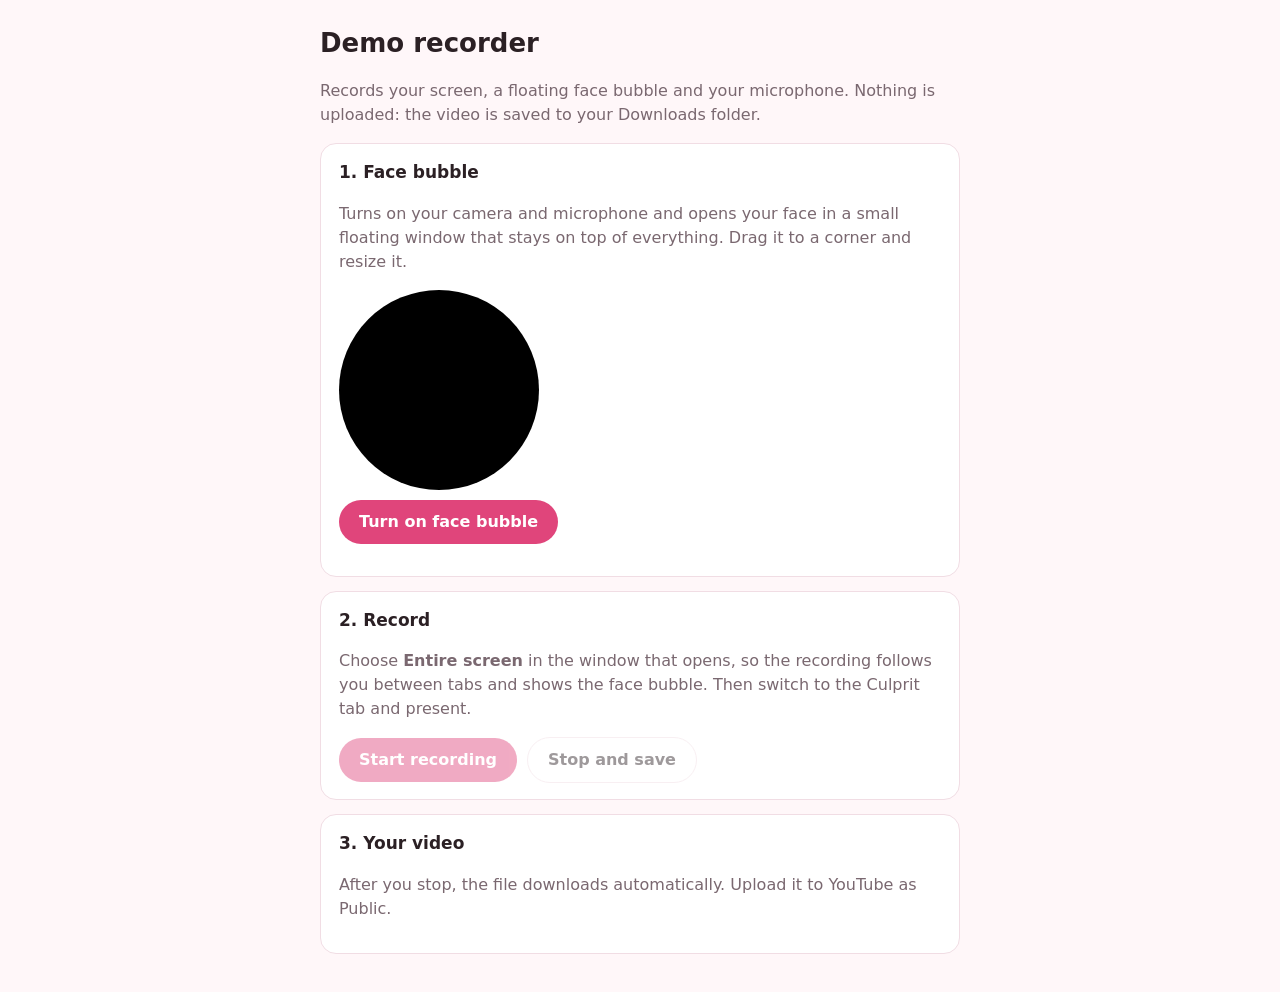
<file: static/recorder.html>
<!doctype html>
<html lang="en">
<head>
  <meta charset="utf-8">
  <meta name="viewport" content="width=device-width, initial-scale=1">
  <title>Demo Recorder</title>
  <link rel="icon" href="/static/logo.svg" type="image/svg+xml">
  <style>
    :root { --bg: #fff7f9; --card: #fff; --ink: #2b2024; --muted: #7a6870; --accent: #e0457b; --line: #f1dde4; }
    @media (prefers-color-scheme: dark) {
      :root:not([data-theme="light"]) { --bg: #1d1619; --card: #2a2024; --ink: #f6eef1; --muted: #b9a7ae; --line: #3d3036; }
    }
    :root[data-theme="dark"] { --bg: #1d1619; --card: #2a2024; --ink: #f6eef1; --muted: #b9a7ae; --line: #3d3036; }
    * { box-sizing: border-box; }
    body { margin: 0; background: var(--bg); color: var(--ink); font: 16px/1.5 system-ui, sans-serif; padding: 24px 16px; }
    main { max-width: 640px; margin: 0 auto; }
    h1 { font-size: 26px; margin: 0 0 4px; }
    .muted { color: var(--muted); }
    .step { background: var(--card); border: 1px solid var(--line); border-radius: 16px; padding: 16px 18px; margin: 14px 0; }
    .step h2 { font-size: 17px; margin: 0 0 6px; }
    button { font: inherit; font-weight: 600; border: 0; border-radius: 999px; padding: 10px 20px; cursor: pointer; background: var(--accent); color: #fff; }
    button.ghost { background: transparent; color: var(--ink); border: 1px solid var(--line); }
    button:disabled { opacity: .45; cursor: default; }
    video#cam { width: 200px; aspect-ratio: 1; object-fit: cover; border-radius: 50%; display: block; margin: 10px 0; background: #000; transform: scaleX(-1); }
    .status { font-weight: 600; }
    .rec { color: var(--accent); }
    .row { display: flex; gap: 10px; flex-wrap: wrap; align-items: center; }
    a.dl { color: var(--accent); font-weight: 600; }
  </style>
</head>
<body>
<main>
  <h1>Demo recorder</h1>
  <p class="muted">Records your screen, a floating face bubble and your microphone. Nothing is uploaded: the video is saved to your Downloads folder.</p>

  <div class="step">
    <h2>1. Face bubble</h2>
    <p class="muted">Turns on your camera and microphone and opens your face in a small floating window that stays on top of everything. Drag it to a corner and resize it.</p>
    <video id="cam" playsinline muted hidden></video>
    <div class="row">
      <button id="cam-on">Turn on face bubble</button>
      <button id="pip" class="ghost" hidden>Float it again</button>
    </div>
    <p class="status" id="cam-status"></p>
  </div>

  <div class="step">
    <h2>2. Record</h2>
    <p class="muted">Choose <b>Entire screen</b> in the window that opens, so the recording follows you between tabs and shows the face bubble. Then switch to the Culprit tab and present.</p>
    <div class="row">
      <button id="start" disabled>Start recording</button>
      <button id="stop" class="ghost" disabled>Stop and save</button>
      <span class="status" id="timer"></span>
    </div>
  </div>

  <div class="step">
    <h2>3. Your video</h2>
    <p class="muted" id="result">After you stop, the file downloads automatically. Upload it to YouTube as Public.</p>
  </div>
</main>

<script>
const $ = (id) => document.getElementById(id);
let camStream = null, screenStream = null, recorder = null, chunks = [], started = 0, tick = null;

function pickType() {
  const types = ["video/mp4;codecs=avc1.640028,mp4a.40.2", "video/mp4", "video/webm;codecs=vp9,opus", "video/webm"];
  return types.find((t) => window.MediaRecorder && MediaRecorder.isTypeSupported(t)) || "";
}

async function floatCam() {
  try {
    await $("cam").requestPictureInPicture();
    $("cam-status").textContent = "Face bubble is floating. Drag it to a corner.";
  } catch (e) {
    $("cam-status").textContent = "Could not float the bubble: " + e.message;
  }
  $("pip").hidden = false;
}

$("cam-on").onclick = async () => {
  try {
    camStream = await navigator.mediaDevices.getUserMedia({
      video: { width: 1280, height: 720 },
      audio: { echoCancellation: true, noiseSuppression: true },
    });
  } catch (e) {
    $("cam-status").textContent = "Camera or microphone blocked: " + e.message + ". Close other apps using the camera (OBS, Loom, Camera) and try again.";
    return;
  }
  const v = $("cam");
  v.srcObject = camStream; v.hidden = false; await v.play();
  $("cam-on").disabled = true;
  $("start").disabled = false;
  floatCam();
};
$("pip").onclick = floatCam;

$("start").onclick = async () => {
  try {
    screenStream = await navigator.mediaDevices.getDisplayMedia({ video: { frameRate: 30 }, audio: false });
  } catch (e) {
    $("timer").textContent = "Screen sharing was cancelled.";
    return;
  }
  const tracks = [...screenStream.getVideoTracks(), ...camStream.getAudioTracks()];
  const type = pickType();
  recorder = new MediaRecorder(new MediaStream(tracks), { mimeType: type, videoBitsPerSecond: 8_000_000 });
  chunks = [];
  recorder.ondataavailable = (e) => e.data.size && chunks.push(e.data);
  recorder.onstop = save;
  recorder.start(1000);
  // Stopping from the browser's "Stop sharing" bar also saves the video.
  screenStream.getVideoTracks()[0].onended = () => recorder.state !== "inactive" && recorder.stop();
  started = Date.now();
  tick = setInterval(() => {
    const s = Math.round((Date.now() - started) / 1000);
    $("timer").innerHTML = `<span class="rec">● Recording</span> ${Math.floor(s / 60)}:${String(s % 60).padStart(2, "0")}`;
  }, 500);
  $("start").disabled = true;
  $("stop").disabled = false;
};

$("stop").onclick = () => recorder && recorder.state !== "inactive" && recorder.stop();

function save() {
  clearInterval(tick);
  screenStream.getTracks().forEach((t) => t.stop());
  const type = recorder.mimeType || "video/webm";
  const ext = type.startsWith("video/mp4") ? "mp4" : "webm";
  const blob = new Blob(chunks, { type });
  const url = URL.createObjectURL(blob);
  const stamp = new Date().toISOString().slice(0, 16).replace(/[T:]/g, "-");
  const name = `culprit-demo-${stamp}.${ext}`;
  const a = document.createElement("a");
  a.href = url; a.download = name; a.className = "dl"; a.textContent = `Download again (${name}, ${(blob.size / 1e6).toFixed(1)} MB)`;
  document.body.appendChild(a); a.click();
  $("result").innerHTML = `Saved to your Downloads folder as <b>${name}</b>. `;
  $("result").appendChild(a);
  $("timer").textContent = "Stopped.";
  $("stop").disabled = true;
  $("start").disabled = false;
}
</script>
</body>
</html>
</file>
